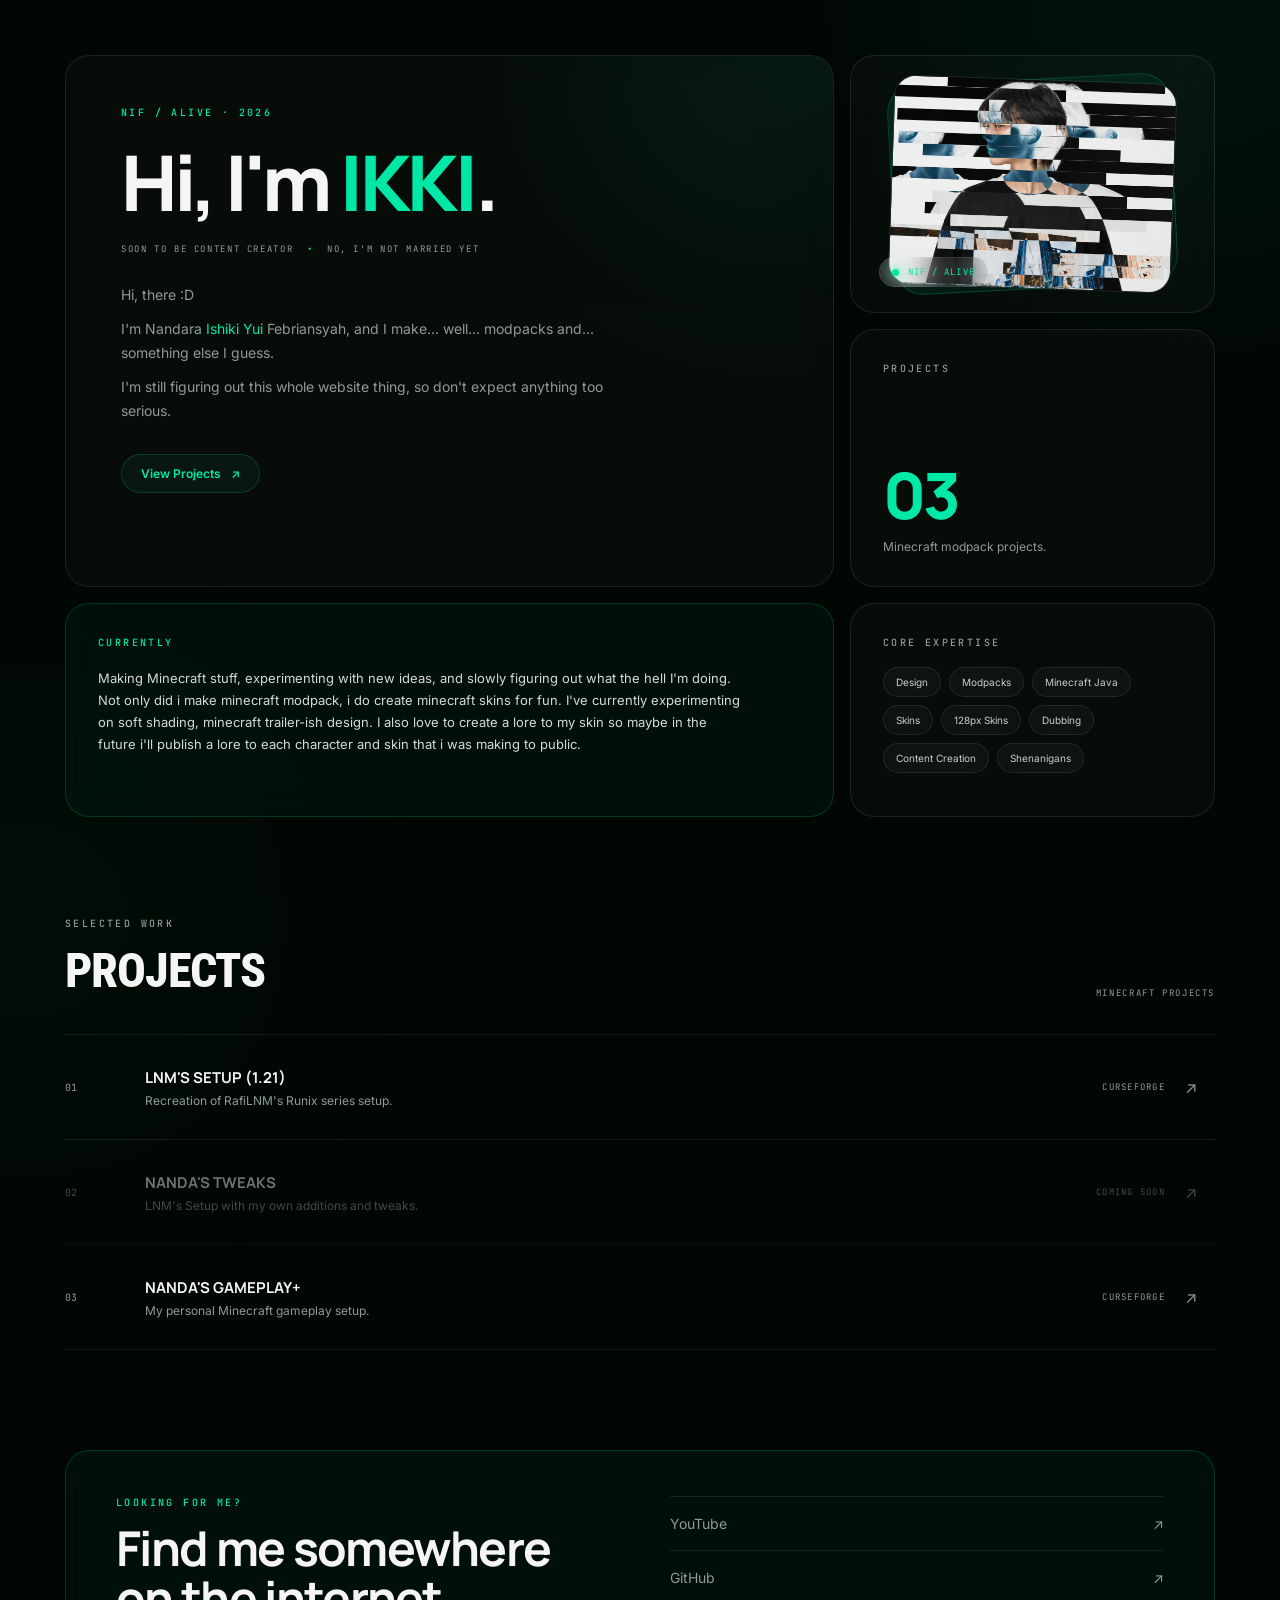
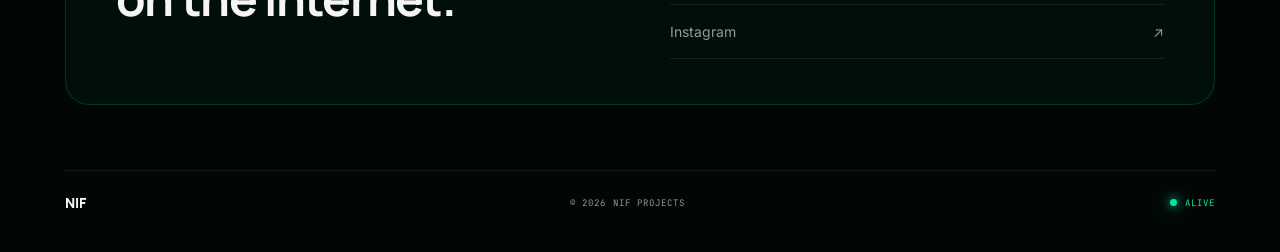
<file: index.html>
<!doctype html>
<html lang="en">
  <head>
    <meta charset="utf-8" />
    <meta name="viewport" content="width=device-width, initial-scale=1.0" />

    <title>NIF | Ikki</title>

    <meta name="description" content="NIF's little corner of the internet. Minecraft projects, modpacks, and stupid shenanigans." />

    <!-- Fonts -->
    <link rel="preconnect" href="https://fonts.googleapis.com" />
    <link rel="preconnect" href="https://fonts.gstatic.com" crossorigin />

    <link href="https://fonts.googleapis.com/css2?family=Inter:wght@400;500;600;700&family=Manrope:wght@500;600;700;800&family=Roboto+Condensed:wght@500;600;700;800&family=JetBrains+Mono:wght@400;500;600&display=swap" rel="stylesheet" />

    <!-- Styles -->
    <link rel="stylesheet" href="NIF-2.css" />
  </head>

  <body>
    <audio autoplay>
      <source src="vlrcmp26.mp3" type="audio/MP3" />
    </audio>
    <main class="page">
      <!-- =====================================================
           AMBIENT BACKGROUND
           ===================================================== -->

      <div class="background-glow glow-top" aria-hidden="true"></div>
      <div class="background-glow glow-bottom" aria-hidden="true"></div>

      <!-- =====================================================
           MAIN CONTENT
           ===================================================== -->

      <div class="container">
        <!-- ===================================================
             BENTO INTRO
             =================================================== -->

        <section class="bento">
          <!-- =================================================
               HERO
               ================================================= -->

          <section class="hero glass">
            <div class="hero-glow" aria-hidden="true"></div>

            <div class="hero-content">
              <p class="label accent">NIF / ALIVE · 2026</p>

              <h1>Hi, I'm <span class="accent">IKKI</span>.</h1>

              <p class="hero-role">
                SOON TO BE CONTENT CREATOR
                <span>•</span>
                NO, I'M NOT MARRIED YET
              </p>

              <div class="hero-description">
                <p>Hi, there :D</p>

                <p>
                  I'm Nandara <span class="accent"><a href="https://nif-truth.vercel.app/" target="_blank">Ishiki Yui</a></span> Febriansyah, and I make... well... modpacks and... something else I guess.
                </p>

                <p>I'm still figuring out this whole website thing, so don't expect anything too serious.</p>
              </div>

              <div class="hero-actions">
                <a href="#projects" class="btn glass-strong">
                  View Projects
                  <span>↗</span>
                </a>
              </div>
            </div>
          </section>

          <!-- =================================================
               PROFILE IMAGE
               ================================================= -->

          <section class="profile-card glass">
            <div class="profile-image-wrapper">
              <div class="profile-image-backdrop"></div>

              <img src="IMG/NIF.png" alt="NIF" class="profile-image" />

              <div class="profile-image-tag glass">
                <span class="status-dot"></span>
                NIF / ALIVE
              </div>
            </div>
          </section>

          <!-- =================================================
               PROJECT COUNT
               ================================================= -->

          <section class="stat-card glass">
            <p class="label">PROJECTS</p>

            <div class="stat-content">
              <p class="stat-number">03</p>

              <p class="stat-caption">Minecraft modpack projects.</p>
            </div>
          </section>

          <!-- =================================================
               CURRENTLY
               ================================================= -->

          <section class="currently glass-strong">
            <p class="label accent">CURRENTLY</p>

            <p class="currently-text">
              Making Minecraft stuff, experimenting with new ideas, and slowly figuring out what the hell I'm doing. Not only did i make minecraft modpack, i do create minecraft skins for fun. I've currently experimenting on soft shading,
              minecraft trailer-ish design. I also love to create a lore to my skin so maybe in the future i'll publish a lore to each character and skin that i was making to public.
            </p>
          </section>

          <!-- =================================================
               CORE EXPERTISE
               ================================================= -->

          <section class="skills glass">
            <p class="label">CORE EXPERTISE</p>

            <div class="chips">
              <span class="chip glass"> Design </span>

              <span class="chip glass"> Modpacks </span>

              <span class="chip glass"> Minecraft Java </span>

              <span class="chip glass"> Skins </span>

              <span class="chip glass"> 128px Skins </span>

              <span class="chip glass"> Dubbing </span>

              <span class="chip glass"> Content Creation </span>

              <span class="chip glass"> Shenanigans </span>
            </div>
          </section>
        </section>

        <!-- =====================================================
             PROJECTS
             ===================================================== -->

        <section id="projects" class="section projects">
          <div class="section-top">
            <div>
              <p class="label">SELECTED WORK</p>

              <h2>PROJECTS</h2>
            </div>

            <span class="section-meta"> MINECRAFT PROJECTS </span>
          </div>

          <div class="project-list">
            <!-- PROJECT 01 -->

            <a href="https://www.curseforge.com/minecraft/modpacks/lnm-runix-recreated" target="_blank" rel="noopener noreferrer" class="project-item">
              <div class="project-number">01</div>

              <div class="project-info">
                <h3>LNM'S SETUP (1.21)</h3>

                <p>Recreation of RafiLNM's Runix series setup.</p>
              </div>

              <div class="project-type">CURSEFORGE</div>

              <div class="project-arrow">↗</div>
            </a>

            <!-- PROJECT 02 -->

            <a href="#" class="project-item project-disabled" aria-label="Nanda's Tweaks — Coming Soon">
              <div class="project-number">02</div>

              <div class="project-info">
                <h3>NANDA'S TWEAKS</h3>

                <p>LNM's Setup with my own additions and tweaks.</p>
              </div>

              <div class="project-type">COMING SOON</div>

              <div class="project-arrow">↗</div>
            </a>

            <!-- PROJECT 03 -->

            <a href="https://www.curseforge.com/minecraft/modpacks/ngplus" target="_blank" rel="noopener noreferrer" class="project-item">
              <div class="project-number">03</div>

              <div class="project-info">
                <h3>NANDA'S GAMEPLAY+</h3>

                <p>My personal Minecraft gameplay setup.</p>
              </div>

              <div class="project-type">CURSEFORGE</div>

              <div class="project-arrow">↗</div>
            </a>
          </div>
        </section>

        <!-- =====================================================
             SOCIALS
             ===================================================== -->

        <section id="socials" class="section socials">
          <div class="socials-card glass-strong">
            <div class="socials-heading">
              <p class="label accent">LOOKING FOR ME?</p>

              <h2>
                Find me somewhere<br />
                on the internet.
              </h2>
            </div>

            <div class="social-list">
              <a href="https://www.youtube.com/@notIkki" target="_blank" rel="noopener noreferrer">
                <span>YouTube</span>
                <span class="social-arrow">↗</span>
              </a>

              <a href="https://github.com/SimplIkkity" target="_blank" rel="noopener noreferrer">
                <span>GitHub</span>
                <span class="social-arrow">↗</span>
              </a>

              <a href="https://www.instagram.com/simpleikki/" target="_blank" rel="noopener noreferrer">
                <span>Instagram</span>
                <span class="social-arrow">↗</span>
              </a>
            </div>
          </div>
        </section>

        <!-- =====================================================
             FOOTER
             ===================================================== -->

        <footer class="footer">
          <span class="footer-logo"> NIF </span>

          <span class="footer-text"> © 2026 NIF PROJECTS </span>

          <span class="footer-status">
            <span class="status-dot"></span>

            ALIVE
          </span>
        </footer>
      </div>
    </main>
  </body>
</html>
</file>
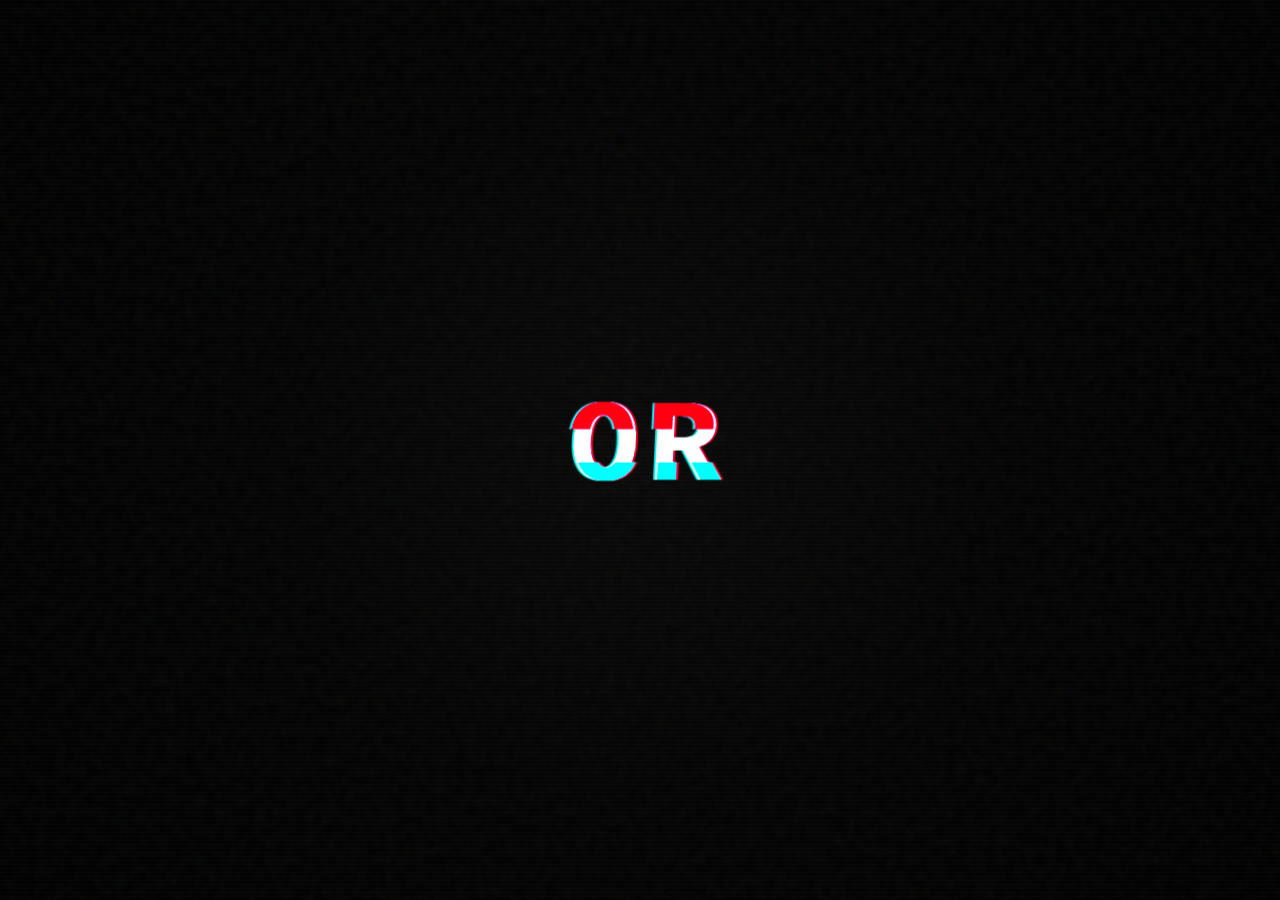
<file: TRUTH/the-truth.html>
<!doctype html>
<html lang="en">
  <head>
    <meta charset="UTF-8" />
    <meta name="viewport" content="width=device-width, initial-scale=1.0" />

    <title>NIF | truth.</title>

    <link rel="stylesheet" href="CSS%20%26%20JS/truth.css" />
  </head>

  <body>
    <main class="horror">
      <div class="noise"></div>
      <div class="scanlines"></div>

      <div class="text-container">
        <div class="glitch-text" id="horrorText">...</div>
      </div>
    </main>

    <script src="CSS%20%26%20JS/truth.js"></script>
  </body>
</html>
</file>
<file: NIF-2.css>
/* ============================================================
   NIF — Projects & Shenanigans
   Bento Portfolio
   ============================================================ */

:root {
  --background: oklch(0.12 0.018 165);
  --foreground: oklch(0.97 0 0);
  --muted-foreground: oklch(0.68 0.015 165);

  --accent: oklch(0.82 0.18 165);

  --border: oklch(1 0 0 / 9%);

  --font-heading: "Manrope", ui-sans-serif, system-ui, sans-serif;
  --font-body: "Inter", ui-sans-serif, system-ui, sans-serif;
  --font-mono: "JetBrains Mono", monospace;

  --radius-card: 1.5rem;
}

/* ============================================================
   RESET
   ============================================================ */

* {
  margin: 0;
  padding: 0;
  box-sizing: border-box;
}

html {
  scroll-behavior: smooth;
}

body {
  background: var(--background);
  color: var(--foreground);
  font-family: var(--font-body);
  -webkit-font-smoothing: antialiased;
}

a {
  color: inherit;
  text-decoration: none;
}

img {
  display: block;
  max-width: 100%;
}

/* ============================================================
   PAGE
   ============================================================ */

.page {
  position: relative;
  min-height: 100vh;
  overflow: hidden;
}

.container {
  position: relative;
  width: min(1150px, calc(100% - 40px));
  margin: 0 auto;
  padding: 55px 0 40px;
}

/* ============================================================
   BACKGROUND GLOWS
   ============================================================ */

.background-glow {
  position: fixed;
  border-radius: 9999px;
  background: var(--accent);
  filter: blur(140px);
  pointer-events: none;
  z-index: -1;
}

.glow-top {
  width: 420px;
  height: 420px;

  top: -220px;
  right: -120px;

  opacity: 0.1;
}

.glow-bottom {
  width: 360px;
  height: 360px;

  bottom: -200px;
  left: -150px;

  opacity: 0.06;
}

/* ============================================================
   GLASS
   ============================================================ */

.glass {
  background: oklch(1 0 0 / 2.5%);

  border: 1px solid oklch(1 0 0 / 9%);

  backdrop-filter: blur(16px);
  -webkit-backdrop-filter: blur(16px);
}

.glass-strong {
  background: oklch(0.82 0.18 165 / 4%);

  border: 1px solid oklch(0.82 0.18 165 / 18%);

  backdrop-filter: blur(18px);
  -webkit-backdrop-filter: blur(18px);
}

/* ============================================================
   BENTO GRID
   ============================================================ */

.bento {
  display: grid;

  grid-template-columns: minmax(0, 2fr) minmax(300px, 0.95fr);

  grid-template-rows:
    258px
    258px
    214px;

  gap: 16px;
}

/* ============================================================
   LABELS
   ============================================================ */

.label {
  font-family: var(--font-mono);

  font-size: 10px;
  font-weight: 500;

  text-transform: uppercase;
  letter-spacing: 0.24em;

  color: var(--muted-foreground);
}

.accent {
  color: var(--accent);
}

/* ============================================================
   HERO
   ============================================================ */

.hero {
  position: relative;

  grid-column: 1;
  grid-row: 1 / span 2;

  overflow: hidden;

  border-radius: var(--radius-card);

  padding: 50px 55px;
}

.hero-glow {
  position: absolute;

  width: 360px;
  height: 360px;

  top: -180px;
  right: -120px;

  border-radius: 9999px;

  background: var(--accent);

  filter: blur(120px);

  opacity: 0.08;

  pointer-events: none;
}

.hero-content {
  position: relative;
  z-index: 1;

  max-width: 600px;
}

.hero h1 {
  margin-top: 25px;

  font-family: var(--font-heading);

  font-size: clamp(3.5rem, 6vw, 5.5rem);

  line-height: 0.98;

  font-weight: 800;

  letter-spacing: -0.045em;
}

.hero-role {
  margin-top: 24px;

  font-family: var(--font-mono);

  font-size: 9px;

  letter-spacing: 0.18em;

  color: var(--muted-foreground);
}

.hero-role span {
  color: var(--accent);

  padding: 0 7px;
}

.hero-description {
  margin-top: 28px;

  max-width: 530px;

  color: var(--muted-foreground);

  font-size: 14px;

  line-height: 1.75;
}

.hero-description p + p {
  margin-top: 9px;
}

/* ============================================================
   HERO BUTTONS
   ============================================================ */

.hero-actions {
  display: flex;

  align-items: center;

  gap: 18px;

  margin-top: 30px;
}

.btn {
  display: inline-flex;

  align-items: center;

  gap: 10px;

  padding: 11px 19px;

  border-radius: 999px;

  font-size: 12px;

  font-weight: 600;

  color: var(--accent);

  transition:
    border-color 0.2s ease,
    background 0.2s ease,
    transform 0.2s ease;
}

.btn:hover {
  border-color: oklch(0.82 0.18 165 / 40%);

  background: oklch(0.82 0.18 165 / 8%);

  transform: translateY(-1px);
}

.link-quiet {
  font-size: 12px;

  color: var(--muted-foreground);

  transition: color 0.2s ease;
}

.link-quiet:hover {
  color: var(--foreground);
}

/* ============================================================
   PROFILE CARD
   ============================================================ */

.profile-card {
  grid-column: 2;
  grid-row: 1;

  position: relative;

  overflow: hidden;

  border-radius: var(--radius-card);

  padding: 0;
}

.profile-image-wrapper {
  position: absolute;

  inset: 0;

  display: flex;

  align-items: center;
  justify-content: center;

  overflow: hidden;
}

.profile-image-backdrop {
  position: absolute;

  width: 78%;
  height: 82%;

  border-radius: 28px;

  background: linear-gradient(135deg, oklch(0.82 0.18 165 / 10%), oklch(0.82 0.18 165 / 3%));

  border: 1px solid oklch(0.82 0.18 165 / 20%);

  transform: rotate(-3deg);
}

.profile-image {
  position: relative;

  z-index: 2;

  width: 78%;
  height: 82%;

  object-fit: cover;

  border-radius: 22px;

  border: 1px solid oklch(1 0 0 / 10%);

  transform: rotate(2deg);

  opacity: 0.95;
}

.profile-image-tag {
  position: absolute;

  z-index: 3;

  left: 28px;
  bottom: 25px;

  display: flex;

  align-items: center;

  gap: 9px;

  padding: 8px 12px;

  border-radius: 999px;

  font-family: var(--font-mono);

  font-size: 9px;

  letter-spacing: 0.12em;

  color: var(--accent);
}

/* ============================================================
   STATUS DOT
   ============================================================ */

.status-dot {
  width: 7px;
  height: 7px;

  border-radius: 50%;

  background: var(--accent);

  box-shadow:
    0 0 10px var(--accent),
    0 0 18px oklch(0.82 0.18 165 / 40%);
}

/* ============================================================
   PROJECT STAT
   ============================================================ */

.stat-card {
  grid-column: 2;
  grid-row: 2;

  border-radius: var(--radius-card);

  padding: 32px;

  display: flex;

  flex-direction: column;

  justify-content: space-between;
}

.stat-content {
  margin-top: auto;
}

.stat-number {
  font-family: var(--font-heading);

  font-size: 4rem;

  line-height: 1;

  font-weight: 800;

  letter-spacing: -0.04em;

  color: var(--accent);
}

.stat-caption {
  margin-top: 12px;

  font-size: 12px;

  color: var(--muted-foreground);
}

/* ============================================================
   CURRENTLY
   ============================================================ */

.currently {
  grid-column: 1;
  grid-row: 3;

  border-radius: var(--radius-card);

  padding: 32px;
}

.currently-text {
  max-width: 650px;

  margin-top: 18px;

  font-size: 13px;

  line-height: 1.7;

  color: oklch(0.97 0 0 / 88%);
}

/* ============================================================
   SKILLS
   ============================================================ */

.skills {
  grid-column: 2;
  grid-row: 3;

  border-radius: var(--radius-card);

  padding: 32px;
}

.chips {
  display: flex;

  flex-wrap: wrap;

  gap: 8px;

  margin-top: 18px;
}

.chip {
  padding: 8px 12px;

  border-radius: 999px;

  font-size: 10px;

  color: oklch(0.97 0 0 / 82%);

  transition:
    color 0.2s ease,
    border-color 0.2s ease;
}

.chip:hover {
  color: var(--accent);

  border-color: oklch(0.82 0.18 165 / 25%);
}

/* ============================================================
   PROJECT SECTION
   ============================================================ */

.section {
  margin-top: 100px;

  scroll-margin-top: 50px;
}

.section-top {
  display: flex;

  align-items: flex-end;

  justify-content: space-between;

  margin-bottom: 35px;
}

.section-top h2 {
  margin-top: 12px;

  font-family: "Roboto Condensed", sans-serif;

  font-size: 48px;

  font-weight: 800;

  letter-spacing: -0.02em;
}

.section-meta {
  font-family: var(--font-mono);

  font-size: 9px;

  letter-spacing: 0.18em;

  color: var(--muted-foreground);
}

/* ============================================================
   PROJECT LIST
   ============================================================ */

.project-list {
  display: flex;

  flex-direction: column;

  border-top: 1px solid oklch(1 0 0 / 8%);
}

.project-item {
  display: grid;

  grid-template-columns: 60px 1fr auto 30px;

  align-items: center;

  gap: 20px;

  min-height: 105px;

  border-bottom: 1px solid oklch(1 0 0 / 8%);

  transition:
    padding 0.25s ease,
    background 0.25s ease;
}

.project-item:hover {
  padding-left: 10px;
}

.project-number {
  font-family: var(--font-mono);

  font-size: 10px;

  color: var(--muted-foreground);
}

.project-info h3 {
  font-family: var(--font-heading);

  font-size: 15px;

  font-weight: 700;
}

.project-info p {
  margin-top: 5px;

  font-size: 12px;

  color: var(--muted-foreground);
}

.project-type {
  font-family: var(--font-mono);

  font-size: 9px;

  letter-spacing: 0.14em;

  color: var(--muted-foreground);
}

.project-arrow {
  color: var(--muted-foreground);

  transition: color 0.2s ease;
}

.project-item:hover .project-arrow {
  color: var(--accent);
}

.project-disabled {
  opacity: 0.45;

  cursor: default;
}

/* ============================================================
   SOCIALS
   ============================================================ */

.socials-card {
  border-radius: var(--radius-card);

  padding: 45px 50px;

  display: grid;

  grid-template-columns: 1fr 1fr;

  gap: 60px;
}

.socials-heading h2 {
  margin-top: 14px;

  font-family: var(--font-heading);

  font-size: clamp(2rem, 4vw, 3rem);

  line-height: 1.05;

  letter-spacing: -0.035em;
}

.social-list {
  border-top: 1px solid oklch(1 0 0 / 8%);
}

.social-list a {
  display: flex;

  align-items: center;

  justify-content: space-between;

  padding: 18px 0;

  border-bottom: 1px solid oklch(1 0 0 / 8%);

  font-size: 14px;

  color: var(--muted-foreground);

  transition: color 0.2s ease;
}

.social-list a:hover {
  color: var(--foreground);
}

.social-arrow {
  color: var(--muted-foreground);
}

.social-list a:hover .social-arrow {
  color: var(--accent);
}

/* ============================================================
   FOOTER
   ============================================================ */

.footer {
  margin-top: 65px;

  padding-top: 22px;

  border-top: 1px solid oklch(1 0 0 / 8%);

  display: flex;

  align-items: center;

  justify-content: space-between;

  font-family: var(--font-mono);

  font-size: 9px;

  letter-spacing: 0.12em;

  color: var(--muted-foreground);
}

.footer-logo {
  font-family: var(--font-heading);

  font-weight: 800;

  font-size: 14px;

  letter-spacing: 0;

  color: var(--foreground);
}

.footer-status {
  display: flex;

  align-items: center;

  gap: 8px;

  color: var(--accent);
}

/* ============================================================
   TABLET
   ============================================================ */

@media (max-width: 850px) {
  .bento {
    grid-template-columns: 1fr 1fr;

    grid-template-rows:
      auto
      230px
      auto;
  }

  .hero {
    grid-column: 1 / -1;
    grid-row: 1;

    min-height: 500px;
  }

  .profile-card {
    grid-column: 1;
    grid-row: 2;
  }

  .stat-card {
    grid-column: 2;
    grid-row: 2;
  }

  .currently {
    grid-column: 1 / -1;
    grid-row: 3;
  }

  .skills {
    grid-column: 1 / -1;
    grid-row: 4;
  }

  .socials-card {
    grid-template-columns: 1fr;
  }
}

/* ============================================================
   MOBILE
   ============================================================ */

@media (max-width: 600px) {
  .container {
    width: min(100% - 28px, 1150px);

    padding-top: 28px;
  }

  .bento {
    display: flex;

    flex-direction: column;

    gap: 12px;
  }

  .hero {
    min-height: 540px;

    padding: 35px 28px;
  }

  .hero h1 {
    font-size: 3.3rem;
  }

  .hero-role {
    line-height: 1.8;
  }

  .hero-description {
    font-size: 13px;
  }

  .profile-card {
    height: 360px;
  }

  .stat-card {
    height: 220px;
  }

  .currently {
    min-height: 180px;
  }

  .skills {
    min-height: 210px;
  }

  .section {
    margin-top: 70px;
  }

  .section-top h2 {
    font-size: 40px;
  }

  .section-meta {
    display: none;
  }

  .project-item {
    grid-template-columns: 35px 1fr 25px;

    gap: 10px;
  }

  .project-type {
    display: none;
  }

  .project-info h3 {
    font-size: 13px;
  }

  .socials-card {
    padding: 32px 25px;
  }

  .footer-text {
    display: none;
  }
}
</file>
